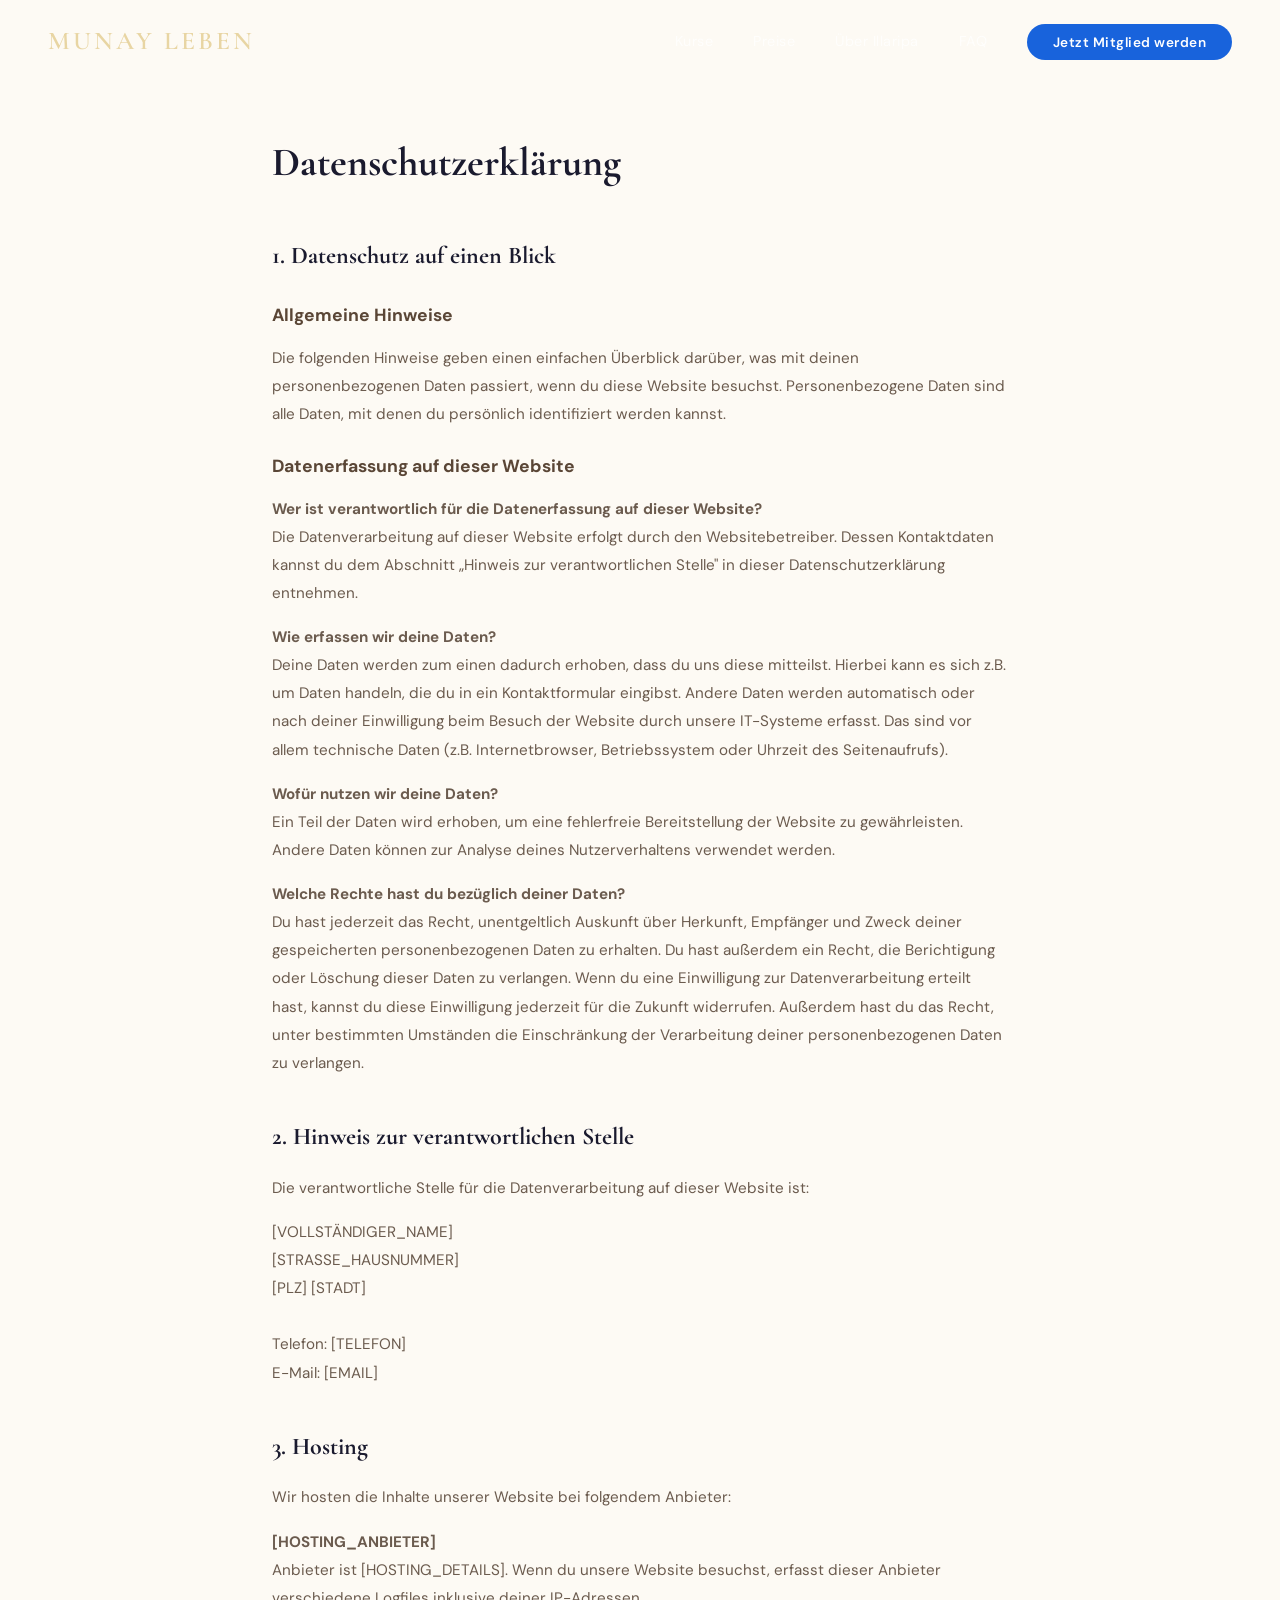
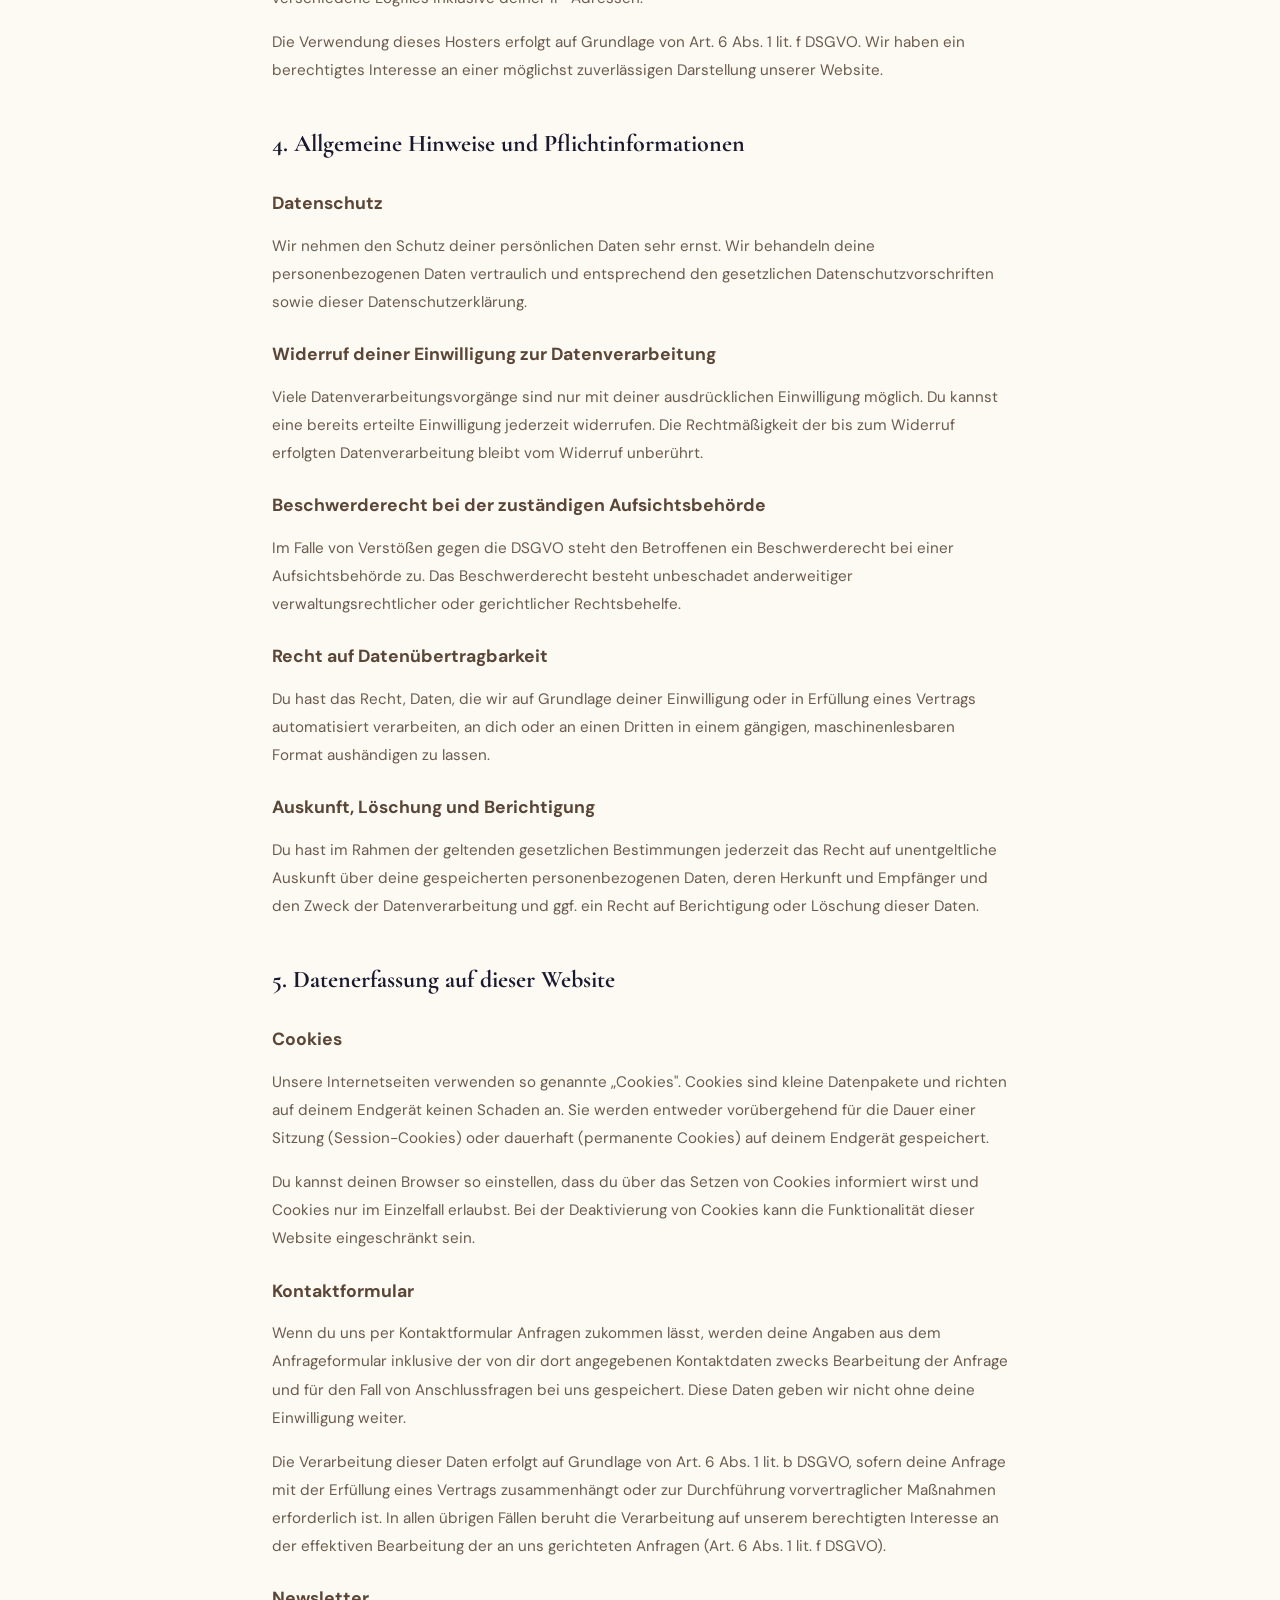
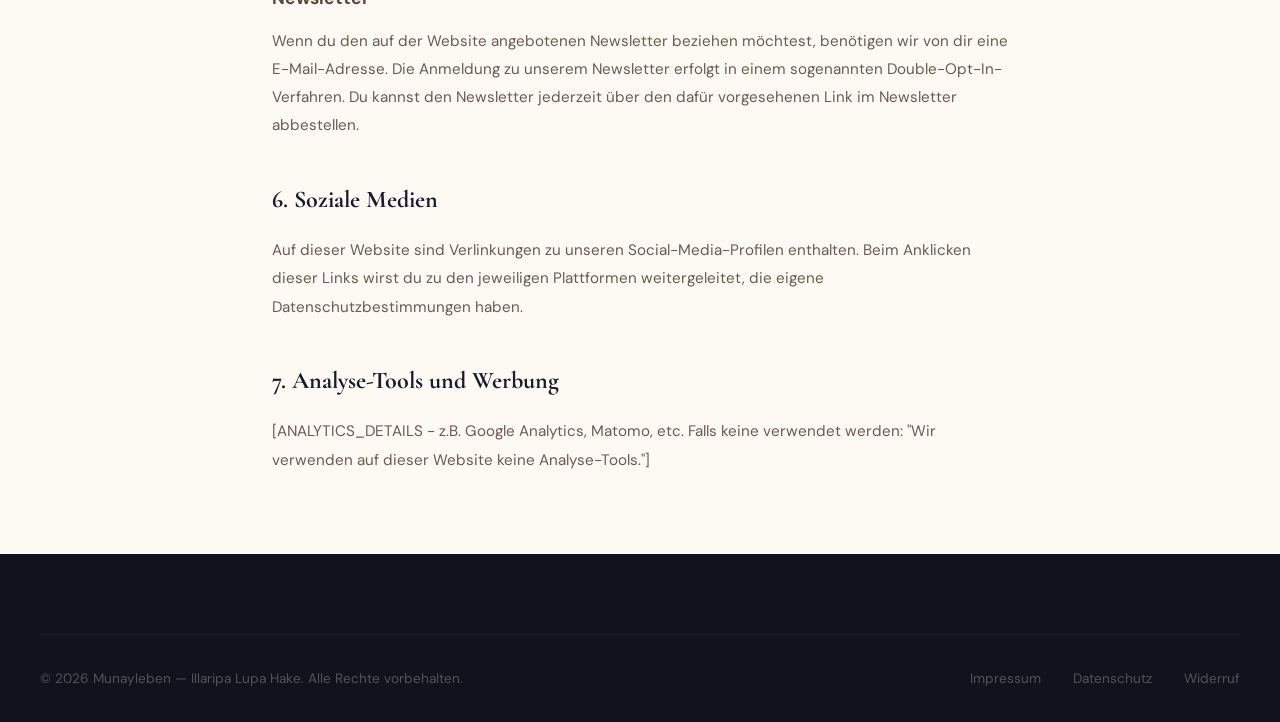
<file: datenschutz.html>
<!DOCTYPE html>
<html lang="de">
<head>
    <meta charset="UTF-8">
    <meta name="viewport" content="width=device-width, initial-scale=1.0">
    <title>Datenschutzerklärung | Munayleben</title>
    <meta name="robots" content="noindex, follow">
    <link rel="preconnect" href="https://fonts.googleapis.com">
    <link rel="preconnect" href="https://fonts.gstatic.com" crossorigin>
    <link href="https://fonts.googleapis.com/css2?family=Cormorant+Garamond:ital,wght@0,400;0,500;0,600;0,700;1,400;1,500&family=DM+Sans:wght@300;400;500;600&display=swap" rel="stylesheet">
    <link rel="stylesheet" href="assets/css/main.css">
</head>
<body>
<nav class="nav scrolled" id="nav">
    <a href="index.html" class="nav-logo">Munay Leben</a>
    <ul class="nav-links" id="navLinks">
        <li><a href="index.html#kurse">Kurse</a></li>
        <li><a href="index.html#preise">Preise</a></li>
        <li><a href="index.html#illaripa">Über Illaripa</a></li>
        <li><a href="index.html#faq">FAQ</a></li>
        <li><a href="index.html#preise" class="nav-cta">Jetzt Mitglied werden</a></li>
    </ul>
    <button class="menu-toggle" id="menuToggle" aria-label="Menü"><span></span><span></span><span></span></button>
</nav>

<main class="legal-content">
<h1>Datenschutzerklärung</h1>

<h2>1. Datenschutz auf einen Blick</h2>

<h3>Allgemeine Hinweise</h3>
<p>Die folgenden Hinweise geben einen einfachen Überblick darüber, was mit deinen personenbezogenen Daten passiert, wenn du diese Website besuchst. Personenbezogene Daten sind alle Daten, mit denen du persönlich identifiziert werden kannst.</p>

<h3>Datenerfassung auf dieser Website</h3>
<p><strong>Wer ist verantwortlich für die Datenerfassung auf dieser Website?</strong><br>
Die Datenverarbeitung auf dieser Website erfolgt durch den Websitebetreiber. Dessen Kontaktdaten kannst du dem Abschnitt „Hinweis zur verantwortlichen Stelle" in dieser Datenschutzerklärung entnehmen.</p>

<p><strong>Wie erfassen wir deine Daten?</strong><br>
Deine Daten werden zum einen dadurch erhoben, dass du uns diese mitteilst. Hierbei kann es sich z.B. um Daten handeln, die du in ein Kontaktformular eingibst. Andere Daten werden automatisch oder nach deiner Einwilligung beim Besuch der Website durch unsere IT-Systeme erfasst. Das sind vor allem technische Daten (z.B. Internetbrowser, Betriebssystem oder Uhrzeit des Seitenaufrufs).</p>

<p><strong>Wofür nutzen wir deine Daten?</strong><br>
Ein Teil der Daten wird erhoben, um eine fehlerfreie Bereitstellung der Website zu gewährleisten. Andere Daten können zur Analyse deines Nutzerverhaltens verwendet werden.</p>

<p><strong>Welche Rechte hast du bezüglich deiner Daten?</strong><br>
Du hast jederzeit das Recht, unentgeltlich Auskunft über Herkunft, Empfänger und Zweck deiner gespeicherten personenbezogenen Daten zu erhalten. Du hast außerdem ein Recht, die Berichtigung oder Löschung dieser Daten zu verlangen. Wenn du eine Einwilligung zur Datenverarbeitung erteilt hast, kannst du diese Einwilligung jederzeit für die Zukunft widerrufen. Außerdem hast du das Recht, unter bestimmten Umständen die Einschränkung der Verarbeitung deiner personenbezogenen Daten zu verlangen.</p>

<h2>2. Hinweis zur verantwortlichen Stelle</h2>
<p>Die verantwortliche Stelle für die Datenverarbeitung auf dieser Website ist:</p>
<p>
[VOLLSTÄNDIGER_NAME]<br>
[STRASSE_HAUSNUMMER]<br>
[PLZ] [STADT]<br>
<br>
Telefon: [TELEFON]<br>
E-Mail: [EMAIL]
</p>

<h2>3. Hosting</h2>
<p>Wir hosten die Inhalte unserer Website bei folgendem Anbieter:</p>
<p><strong>[HOSTING_ANBIETER]</strong><br>
Anbieter ist [HOSTING_DETAILS]. Wenn du unsere Website besuchst, erfasst dieser Anbieter verschiedene Logfiles inklusive deiner IP-Adressen.</p>
<p>Die Verwendung dieses Hosters erfolgt auf Grundlage von Art. 6 Abs. 1 lit. f DSGVO. Wir haben ein berechtigtes Interesse an einer möglichst zuverlässigen Darstellung unserer Website.</p>

<h2>4. Allgemeine Hinweise und Pflichtinformationen</h2>

<h3>Datenschutz</h3>
<p>Wir nehmen den Schutz deiner persönlichen Daten sehr ernst. Wir behandeln deine personenbezogenen Daten vertraulich und entsprechend den gesetzlichen Datenschutzvorschriften sowie dieser Datenschutzerklärung.</p>

<h3>Widerruf deiner Einwilligung zur Datenverarbeitung</h3>
<p>Viele Datenverarbeitungsvorgänge sind nur mit deiner ausdrücklichen Einwilligung möglich. Du kannst eine bereits erteilte Einwilligung jederzeit widerrufen. Die Rechtmäßigkeit der bis zum Widerruf erfolgten Datenverarbeitung bleibt vom Widerruf unberührt.</p>

<h3>Beschwerderecht bei der zuständigen Aufsichtsbehörde</h3>
<p>Im Falle von Verstößen gegen die DSGVO steht den Betroffenen ein Beschwerderecht bei einer Aufsichtsbehörde zu. Das Beschwerderecht besteht unbeschadet anderweitiger verwaltungsrechtlicher oder gerichtlicher Rechtsbehelfe.</p>

<h3>Recht auf Datenübertragbarkeit</h3>
<p>Du hast das Recht, Daten, die wir auf Grundlage deiner Einwilligung oder in Erfüllung eines Vertrags automatisiert verarbeiten, an dich oder an einen Dritten in einem gängigen, maschinenlesbaren Format aushändigen zu lassen.</p>

<h3>Auskunft, Löschung und Berichtigung</h3>
<p>Du hast im Rahmen der geltenden gesetzlichen Bestimmungen jederzeit das Recht auf unentgeltliche Auskunft über deine gespeicherten personenbezogenen Daten, deren Herkunft und Empfänger und den Zweck der Datenverarbeitung und ggf. ein Recht auf Berichtigung oder Löschung dieser Daten.</p>

<h2>5. Datenerfassung auf dieser Website</h2>

<h3>Cookies</h3>
<p>Unsere Internetseiten verwenden so genannte „Cookies". Cookies sind kleine Datenpakete und richten auf deinem Endgerät keinen Schaden an. Sie werden entweder vorübergehend für die Dauer einer Sitzung (Session-Cookies) oder dauerhaft (permanente Cookies) auf deinem Endgerät gespeichert.</p>
<p>Du kannst deinen Browser so einstellen, dass du über das Setzen von Cookies informiert wirst und Cookies nur im Einzelfall erlaubst. Bei der Deaktivierung von Cookies kann die Funktionalität dieser Website eingeschränkt sein.</p>

<h3>Kontaktformular</h3>
<p>Wenn du uns per Kontaktformular Anfragen zukommen lässt, werden deine Angaben aus dem Anfrageformular inklusive der von dir dort angegebenen Kontaktdaten zwecks Bearbeitung der Anfrage und für den Fall von Anschlussfragen bei uns gespeichert. Diese Daten geben wir nicht ohne deine Einwilligung weiter.</p>
<p>Die Verarbeitung dieser Daten erfolgt auf Grundlage von Art. 6 Abs. 1 lit. b DSGVO, sofern deine Anfrage mit der Erfüllung eines Vertrags zusammenhängt oder zur Durchführung vorvertraglicher Maßnahmen erforderlich ist. In allen übrigen Fällen beruht die Verarbeitung auf unserem berechtigten Interesse an der effektiven Bearbeitung der an uns gerichteten Anfragen (Art. 6 Abs. 1 lit. f DSGVO).</p>

<h3>Newsletter</h3>
<p>Wenn du den auf der Website angebotenen Newsletter beziehen möchtest, benötigen wir von dir eine E-Mail-Adresse. Die Anmeldung zu unserem Newsletter erfolgt in einem sogenannten Double-Opt-In-Verfahren. Du kannst den Newsletter jederzeit über den dafür vorgesehenen Link im Newsletter abbestellen.</p>

<h2>6. Soziale Medien</h2>
<p>Auf dieser Website sind Verlinkungen zu unseren Social-Media-Profilen enthalten. Beim Anklicken dieser Links wirst du zu den jeweiligen Plattformen weitergeleitet, die eigene Datenschutzbestimmungen haben.</p>

<h2>7. Analyse-Tools und Werbung</h2>
<p>[ANALYTICS_DETAILS - z.B. Google Analytics, Matomo, etc. Falls keine verwendet werden: "Wir verwenden auf dieser Website keine Analyse-Tools."]</p>
</main>

<footer class="footer">
    <div class="container">
        <div class="footer-bottom">
            <p>&copy; 2026 Munayleben — Illaripa Lupa Hake. Alle Rechte vorbehalten.</p>
            <div class="footer-legal">
                <a href="impressum.html">Impressum</a>
                <a href="datenschutz.html">Datenschutz</a>
                <a href="widerruf.html">Widerruf</a>
            </div>
        </div>
    </div>
</footer>
<script src="assets/js/main.js"></script>
</body>
</html>
</file>
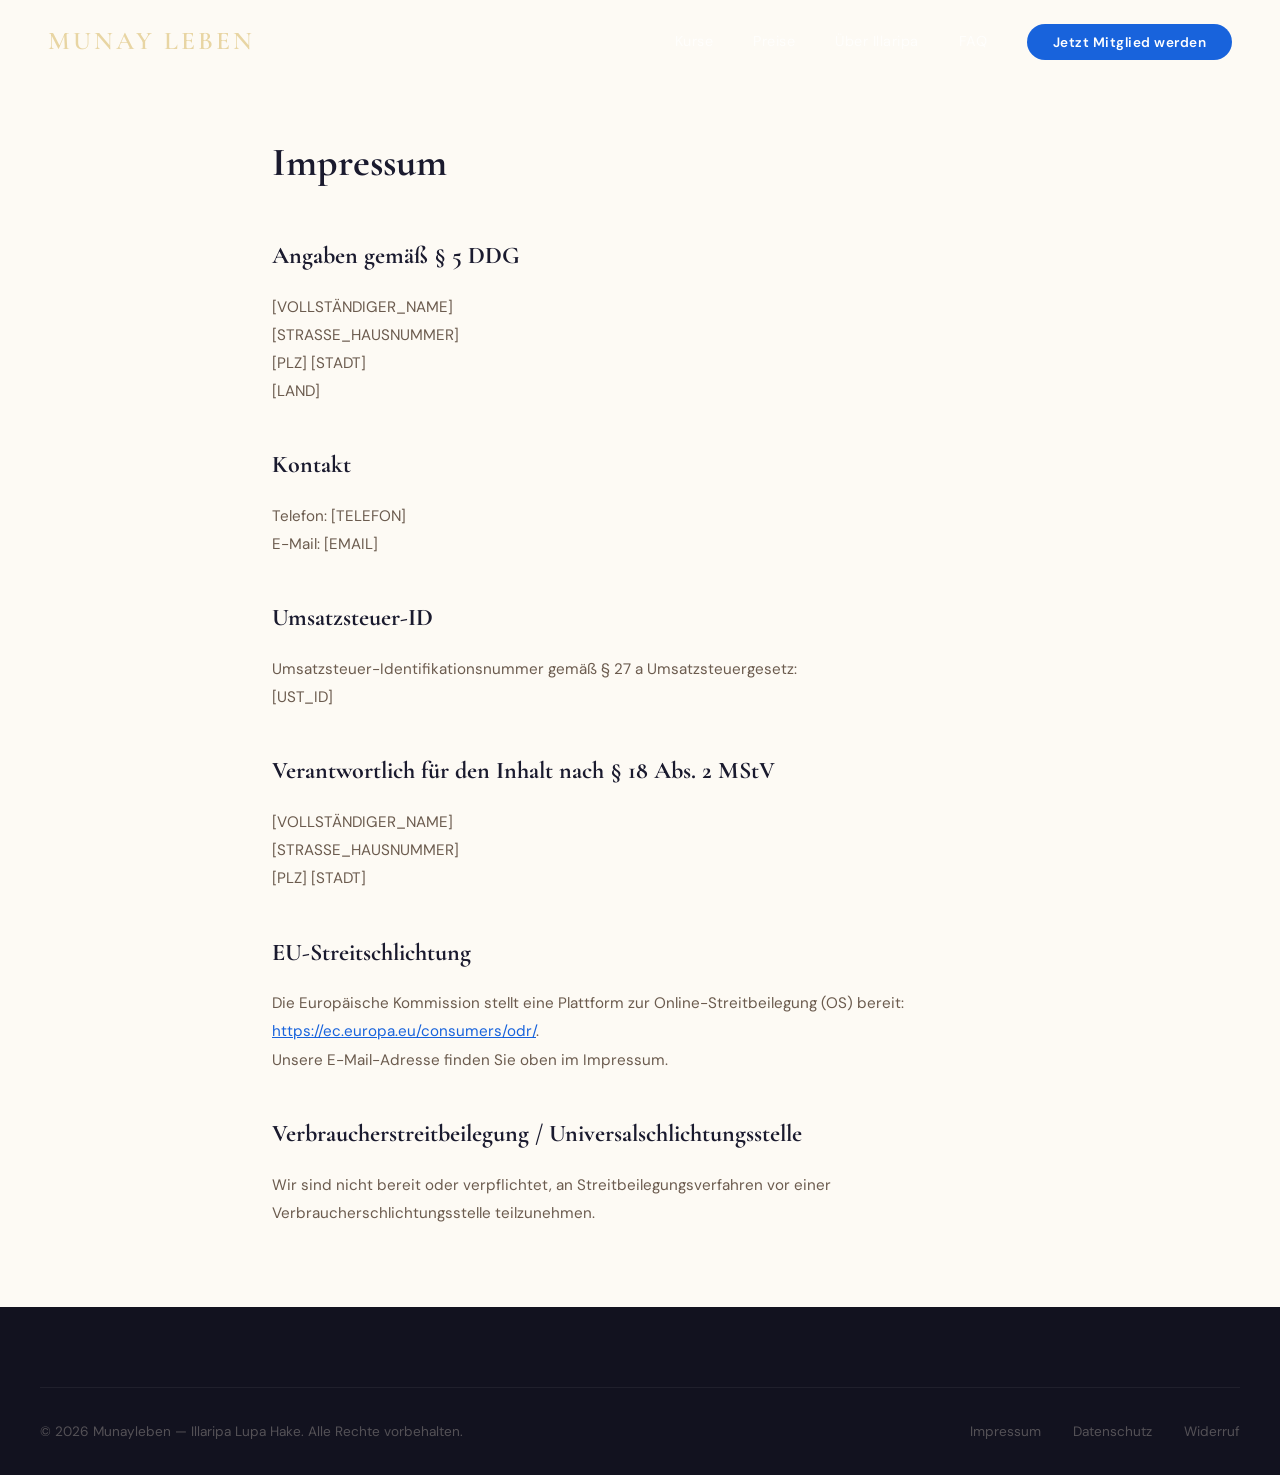
<file: impressum.html>
<!DOCTYPE html>
<html lang="de">
<head>
    <meta charset="UTF-8">
    <meta name="viewport" content="width=device-width, initial-scale=1.0">
    <title>Impressum | Munayleben</title>
    <meta name="robots" content="noindex, follow">
    <link rel="preconnect" href="https://fonts.googleapis.com">
    <link rel="preconnect" href="https://fonts.gstatic.com" crossorigin>
    <link href="https://fonts.googleapis.com/css2?family=Cormorant+Garamond:ital,wght@0,400;0,500;0,600;0,700;1,400;1,500&family=DM+Sans:wght@300;400;500;600&display=swap" rel="stylesheet">
    <link rel="stylesheet" href="assets/css/main.css">
</head>
<body>
<nav class="nav scrolled" id="nav">
    <a href="index.html" class="nav-logo">Munay Leben</a>
    <ul class="nav-links" id="navLinks">
        <li><a href="index.html#kurse">Kurse</a></li>
        <li><a href="index.html#preise">Preise</a></li>
        <li><a href="index.html#illaripa">Über Illaripa</a></li>
        <li><a href="index.html#faq">FAQ</a></li>
        <li><a href="index.html#preise" class="nav-cta">Jetzt Mitglied werden</a></li>
    </ul>
    <button class="menu-toggle" id="menuToggle" aria-label="Menü"><span></span><span></span><span></span></button>
</nav>

<main class="legal-content">
<h1>Impressum</h1>

<h2>Angaben gemäß § 5 DDG</h2>
<p>
[VOLLSTÄNDIGER_NAME]<br>
[STRASSE_HAUSNUMMER]<br>
[PLZ] [STADT]<br>
[LAND]
</p>

<h2>Kontakt</h2>
<p>
Telefon: [TELEFON]<br>
E-Mail: [EMAIL]
</p>

<h2>Umsatzsteuer-ID</h2>
<p>Umsatzsteuer-Identifikationsnummer gemäß § 27 a Umsatzsteuergesetz:<br>
[UST_ID]</p>

<h2>Verantwortlich für den Inhalt nach § 18 Abs. 2 MStV</h2>
<p>
[VOLLSTÄNDIGER_NAME]<br>
[STRASSE_HAUSNUMMER]<br>
[PLZ] [STADT]
</p>

<h2>EU-Streitschlichtung</h2>
<p>Die Europäische Kommission stellt eine Plattform zur Online-Streitbeilegung (OS) bereit: <a href="https://ec.europa.eu/consumers/odr/" target="_blank" rel="noopener noreferrer">https://ec.europa.eu/consumers/odr/</a>.<br>
Unsere E-Mail-Adresse finden Sie oben im Impressum.</p>

<h2>Verbraucherstreitbeilegung / Universalschlichtungsstelle</h2>
<p>Wir sind nicht bereit oder verpflichtet, an Streitbeilegungsverfahren vor einer Verbraucherschlichtungsstelle teilzunehmen.</p>
</main>

<footer class="footer">
    <div class="container">
        <div class="footer-bottom">
            <p>&copy; 2026 Munayleben — Illaripa Lupa Hake. Alle Rechte vorbehalten.</p>
            <div class="footer-legal">
                <a href="impressum.html">Impressum</a>
                <a href="datenschutz.html">Datenschutz</a>
                <a href="widerruf.html">Widerruf</a>
            </div>
        </div>
    </div>
</footer>
<script src="assets/js/main.js"></script>
</body>
</html>
</file>
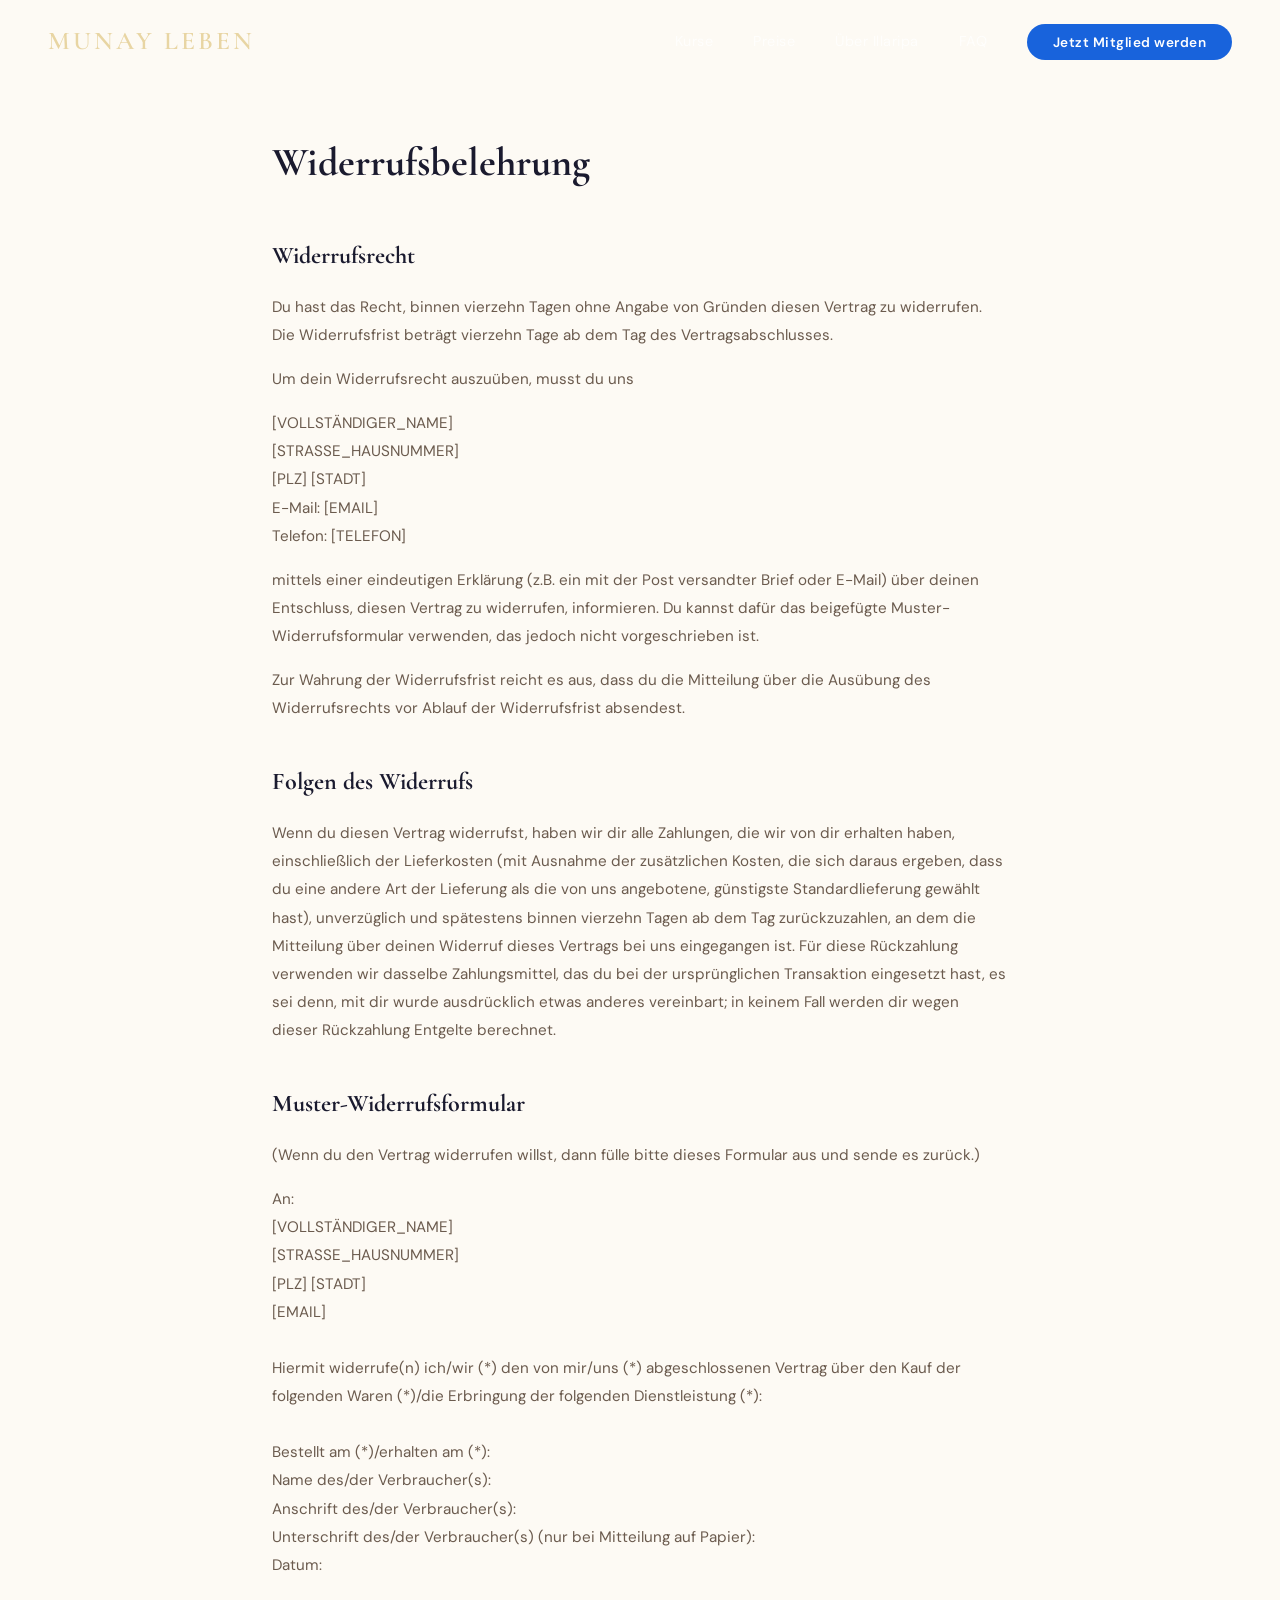
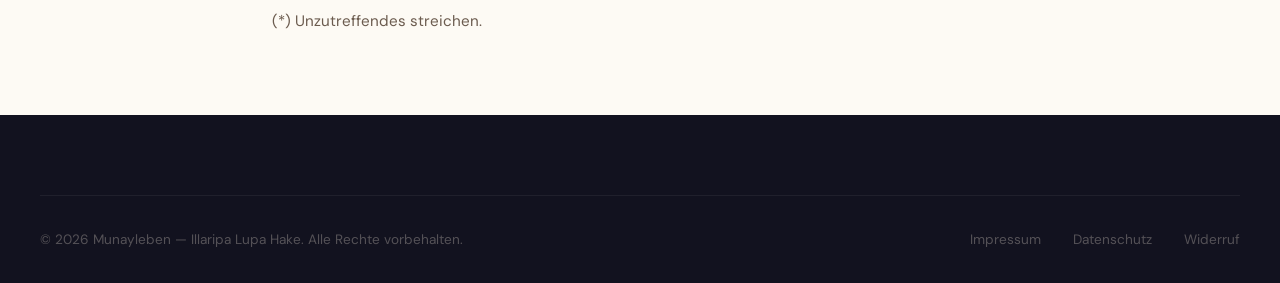
<file: widerruf.html>
<!DOCTYPE html>
<html lang="de">
<head>
    <meta charset="UTF-8">
    <meta name="viewport" content="width=device-width, initial-scale=1.0">
    <title>Widerrufsbelehrung | Munayleben</title>
    <meta name="robots" content="noindex, follow">
    <link rel="preconnect" href="https://fonts.googleapis.com">
    <link rel="preconnect" href="https://fonts.gstatic.com" crossorigin>
    <link href="https://fonts.googleapis.com/css2?family=Cormorant+Garamond:ital,wght@0,400;0,500;0,600;0,700;1,400;1,500&family=DM+Sans:wght@300;400;500;600&display=swap" rel="stylesheet">
    <link rel="stylesheet" href="assets/css/main.css">
</head>
<body>
<nav class="nav scrolled" id="nav">
    <a href="index.html" class="nav-logo">Munay Leben</a>
    <ul class="nav-links" id="navLinks">
        <li><a href="index.html#kurse">Kurse</a></li>
        <li><a href="index.html#preise">Preise</a></li>
        <li><a href="index.html#illaripa">Über Illaripa</a></li>
        <li><a href="index.html#faq">FAQ</a></li>
        <li><a href="index.html#preise" class="nav-cta">Jetzt Mitglied werden</a></li>
    </ul>
    <button class="menu-toggle" id="menuToggle" aria-label="Menü"><span></span><span></span><span></span></button>
</nav>

<main class="legal-content">
<h1>Widerrufsbelehrung</h1>

<h2>Widerrufsrecht</h2>
<p>Du hast das Recht, binnen vierzehn Tagen ohne Angabe von Gründen diesen Vertrag zu widerrufen. Die Widerrufsfrist beträgt vierzehn Tage ab dem Tag des Vertragsabschlusses.</p>

<p>Um dein Widerrufsrecht auszuüben, musst du uns</p>

<p>
[VOLLSTÄNDIGER_NAME]<br>
[STRASSE_HAUSNUMMER]<br>
[PLZ] [STADT]<br>
E-Mail: [EMAIL]<br>
Telefon: [TELEFON]
</p>

<p>mittels einer eindeutigen Erklärung (z.B. ein mit der Post versandter Brief oder E-Mail) über deinen Entschluss, diesen Vertrag zu widerrufen, informieren. Du kannst dafür das beigefügte Muster-Widerrufsformular verwenden, das jedoch nicht vorgeschrieben ist.</p>

<p>Zur Wahrung der Widerrufsfrist reicht es aus, dass du die Mitteilung über die Ausübung des Widerrufsrechts vor Ablauf der Widerrufsfrist absendest.</p>

<h2>Folgen des Widerrufs</h2>
<p>Wenn du diesen Vertrag widerrufst, haben wir dir alle Zahlungen, die wir von dir erhalten haben, einschließlich der Lieferkosten (mit Ausnahme der zusätzlichen Kosten, die sich daraus ergeben, dass du eine andere Art der Lieferung als die von uns angebotene, günstigste Standardlieferung gewählt hast), unverzüglich und spätestens binnen vierzehn Tagen ab dem Tag zurückzuzahlen, an dem die Mitteilung über deinen Widerruf dieses Vertrags bei uns eingegangen ist. Für diese Rückzahlung verwenden wir dasselbe Zahlungsmittel, das du bei der ursprünglichen Transaktion eingesetzt hast, es sei denn, mit dir wurde ausdrücklich etwas anderes vereinbart; in keinem Fall werden dir wegen dieser Rückzahlung Entgelte berechnet.</p>

<h2>Muster-Widerrufsformular</h2>
<p>(Wenn du den Vertrag widerrufen willst, dann fülle bitte dieses Formular aus und sende es zurück.)</p>
<p>
An:<br>
[VOLLSTÄNDIGER_NAME]<br>
[STRASSE_HAUSNUMMER]<br>
[PLZ] [STADT]<br>
[EMAIL]<br>
<br>
Hiermit widerrufe(n) ich/wir (*) den von mir/uns (*) abgeschlossenen Vertrag über den Kauf der folgenden Waren (*)/die Erbringung der folgenden Dienstleistung (*):<br>
<br>
Bestellt am (*)/erhalten am (*):<br>
Name des/der Verbraucher(s):<br>
Anschrift des/der Verbraucher(s):<br>
Unterschrift des/der Verbraucher(s) (nur bei Mitteilung auf Papier):<br>
Datum:<br>
<br>
(*) Unzutreffendes streichen.
</p>
</main>

<footer class="footer">
    <div class="container">
        <div class="footer-bottom">
            <p>&copy; 2026 Munayleben — Illaripa Lupa Hake. Alle Rechte vorbehalten.</p>
            <div class="footer-legal">
                <a href="impressum.html">Impressum</a>
                <a href="datenschutz.html">Datenschutz</a>
                <a href="widerruf.html">Widerruf</a>
            </div>
        </div>
    </div>
</footer>
<script src="assets/js/main.js"></script>
</body>
</html>
</file>
<file: assets/css/main.css>
*, *::before, *::after { margin: 0; padding: 0; box-sizing: border-box; }

:root {
    --blue: #1863DC;
    --blue-dark: #1350B0;
    --blue-light: #4A8AEF;
    --gold: #C4993B;
    --gold-light: #D4A843;
    --gold-pale: #E8D5A3;
    --gold-dark: #9A7520;
    --terracotta: #B85C38;
    --dark: #1A1A2E;
    --dark-deep: #12121F;
    --light: #FDFAF4;
    --sand: #F0E6D6;
    --sand-light: #F8F3EB;
    --text: #2C1E14;
    --text-mid: #5A4636;
    --text-light: #6B5B4E;
    --white: #FFFFFF;
    --forest: #2D4A3E;
}

html { scroll-behavior: smooth; }

body {
    font-family: 'DM Sans', -apple-system, sans-serif;
    color: var(--text);
    background: var(--light);
    line-height: 1.7;
    overflow-x: hidden;
    -webkit-font-smoothing: antialiased;
}

/* ── ANDEAN TEXTILE DECORATIONS ── */
.andean-corner {
    position: absolute;
    pointer-events: none;
    z-index: 1;
}

.andean-tl {
    top: 0;
    left: 0;
}

.andean-br {
    bottom: 0;
    right: 0;
}

/* Andean stripe border — repeating zigzag pattern */
.andean-stripe {
    position: relative;
}

.andean-stripe::before {
    content: '';
    position: absolute;
    top: 0;
    left: 0;
    right: 0;
    height: 4px;
    z-index: 2;
    background:
        linear-gradient(135deg, #C4993B 25%, transparent 25%) -10px 0,
        linear-gradient(225deg, #C4993B 25%, transparent 25%) -10px 0,
        linear-gradient(315deg, #B85C38 25%, transparent 25%),
        linear-gradient(45deg, #B85C38 25%, transparent 25%);
    background-size: 20px 4px;
    background-repeat: repeat-x;
    opacity: 0.35;
}

.andean-stripe-bottom::after {
    content: '';
    position: absolute;
    bottom: 0;
    left: 0;
    right: 0;
    height: 4px;
    z-index: 2;
    background:
        linear-gradient(135deg, #1863DC 25%, transparent 25%) -10px 0,
        linear-gradient(225deg, #1863DC 25%, transparent 25%) -10px 0,
        linear-gradient(315deg, #C4993B 25%, transparent 25%),
        linear-gradient(45deg, #C4993B 25%, transparent 25%);
    background-size: 20px 4px;
    background-repeat: repeat-x;
    opacity: 0.3;
}

.icon {
    display: inline-flex;
    align-items: center;
    justify-content: center;
    flex-shrink: 0;
}

.icon svg {
    width: 1em;
    height: 1em;
    stroke: currentColor;
    stroke-width: 1.8;
    stroke-linecap: round;
    stroke-linejoin: round;
    fill: none;
}

/* ── NAV ── */
.nav {
    position: fixed;
    top: 0;
    left: 0;
    right: 0;
    z-index: 1000;
    padding: 1.2rem 3rem;
    display: flex;
    justify-content: space-between;
    align-items: center;
    transition: all 0.5s cubic-bezier(0.16, 1, 0.3, 1);
}

.nav.scrolled {
    background: rgba(26, 26, 46, 0.95);
    backdrop-filter: blur(24px);
    -webkit-backdrop-filter: blur(24px);
    padding: 0.8rem 3rem;
    box-shadow: 0 8px 40px rgba(0,0,0,0.3);
}

.nav-logo {
    font-family: 'Cormorant Garamond', serif;
    font-size: 1.6rem;
    font-weight: 600;
    color: var(--gold-pale);
    text-decoration: none;
    letter-spacing: 3px;
    text-transform: uppercase;
}

.nav-links {
    display: flex;
    gap: 2.5rem;
    align-items: center;
    list-style: none;
}

.nav-links a {
    color: rgba(255,255,255,0.75);
    text-decoration: none;
    font-size: 0.9rem;
    font-weight: 400;
    letter-spacing: 0.5px;
    transition: color 0.3s;
}

.nav-links a:hover { color: var(--gold-light); }

.nav-cta {
    background: var(--blue) !important;
    color: var(--white) !important;
    padding: 0.6rem 1.6rem !important;
    border-radius: 50px !important;
    font-weight: 600 !important;
    font-size: 0.85rem !important;
    transition: all 0.4s !important;
}

.nav-cta:hover {
    background: var(--blue-dark) !important;
    transform: translateY(-2px);
    box-shadow: 0 8px 25px rgba(24, 99, 220, 0.4);
}

.menu-toggle {
    display: none;
    flex-direction: column;
    gap: 6px;
    cursor: pointer;
    background: none;
    border: none;
    padding: 5px;
}

.menu-toggle span {
    width: 28px;
    height: 1.5px;
    background: var(--gold-pale);
    transition: all 0.3s;
}

/* ── HERO ── */
.hero {
    position: relative;
    min-height: 100vh;
    display: flex;
    align-items: center;
    justify-content: center;
    text-align: center;
    overflow: hidden;
}

.hero-bg {
    position: absolute;
    inset: 0;
    background: url('https://images.unsplash.com/photo-1526392060635-9d6019884377?w=1920&q=85') center/cover no-repeat;
    transform: scale(1.08);
    animation: heroZoom 25s ease-in-out infinite alternate;
}

.hero-bg::after {
    content: '';
    position: absolute;
    inset: 0;
    background:
        linear-gradient(180deg,
            rgba(26, 26, 46, 0.5) 0%,
            rgba(26, 26, 46, 0.35) 40%,
            rgba(26, 26, 46, 0.65) 70%,
            rgba(26, 26, 46, 0.92) 100%
        );
}

@keyframes heroZoom {
    from { transform: scale(1.08); }
    to { transform: scale(1.18); }
}

.hero-content {
    position: relative;
    z-index: 2;
    max-width: 850px;
    padding: 2rem;
}

.hero-badge {
    display: inline-flex;
    align-items: center;
    gap: 0.6rem;
    border: 1px solid rgba(196, 153, 59, 0.35);
    padding: 0.55rem 1.5rem;
    color: var(--gold-pale);
    font-size: 0.88rem;
    font-weight: 500;
    letter-spacing: 2px;
    text-transform: uppercase;
    margin-bottom: 2.5rem;
    border-radius: 50px;
    backdrop-filter: blur(10px);
}

.hero-badge .icon { font-size: 0.95rem; }

.hero h1 {
    font-family: 'Cormorant Garamond', serif;
    font-size: clamp(2.8rem, 7vw, 5.5rem);
    font-weight: 400;
    color: var(--white);
    line-height: 1.08;
    margin-bottom: 1.8rem;
    letter-spacing: -0.5px;
}

.hero h1 em {
    font-style: italic;
    color: var(--gold-pale);
}

.hero-sub {
    font-size: clamp(1rem, 2vw, 1.15rem);
    color: rgba(255,255,255,0.7);
    max-width: 600px;
    margin: 0 auto 3rem;
    font-weight: 300;
    line-height: 1.9;
}

.hero-buttons {
    display: flex;
    gap: 1.2rem;
    justify-content: center;
    flex-wrap: wrap;
}

.btn-primary {
    display: inline-flex;
    align-items: center;
    gap: 0.6rem;
    background: var(--blue);
    color: var(--white);
    padding: 1rem 2.5rem;
    border-radius: 50px;
    font-size: 0.88rem;
    font-weight: 600;
    text-decoration: none;
    border: none;
    cursor: pointer;
    transition: all 0.4s cubic-bezier(0.16, 1, 0.3, 1);
    letter-spacing: 0.5px;
}

.btn-primary:hover {
    background: var(--blue-dark);
    transform: translateY(-3px);
    box-shadow: 0 12px 35px rgba(24, 99, 220, 0.4);
}

.btn-primary .icon { font-size: 1.1rem; }

.btn-ghost {
    display: inline-flex;
    align-items: center;
    gap: 0.6rem;
    border: 1px solid rgba(255,255,255,0.25);
    color: rgba(255,255,255,0.85);
    padding: 1rem 2.5rem;
    border-radius: 50px;
    font-size: 0.88rem;
    font-weight: 400;
    text-decoration: none;
    transition: all 0.4s;
    letter-spacing: 0.5px;
}

.btn-ghost:hover {
    border-color: rgba(255,255,255,0.6);
    color: var(--white);
    background: rgba(255,255,255,0.08);
}

.hero-stats {
    display: flex;
    justify-content: center;
    gap: 4rem;
    margin-top: 4rem;
    padding-top: 2.5rem;
    border-top: 1px solid rgba(255,255,255,0.1);
}

.hero-stat { text-align: center; }

.hero-stat-num {
    font-family: 'Cormorant Garamond', serif;
    font-size: 2.2rem;
    font-weight: 600;
    color: var(--gold-pale);
}

.hero-stat-label {
    font-size: 0.85rem;
    color: rgba(255,255,255,0.5);
    margin-top: 0.3rem;
    letter-spacing: 0.5px;
}

/* ── SECTIONS ── */
section { padding: 7rem 2rem; }

.container {
    max-width: 1200px;
    margin: 0 auto;
}

.section-tag {
    display: inline-flex;
    align-items: center;
    gap: 0.6rem;
    font-size: 0.85rem;
    font-weight: 600;
    letter-spacing: 2px;
    text-transform: uppercase;
    color: var(--blue);
    margin-bottom: 1.2rem;
}

.section-tag .icon { font-size: 1rem; }

.section-title {
    font-family: 'Cormorant Garamond', serif;
    font-size: clamp(2rem, 4.5vw, 3.2rem);
    font-weight: 400;
    color: var(--dark);
    margin-bottom: 1rem;
    line-height: 1.15;
}

.section-subtitle {
    font-size: 1.05rem;
    color: var(--text-light);
    max-width: 580px;
    line-height: 1.85;
    font-weight: 300;
}

.text-center { text-align: center; }
.text-center .section-subtitle { margin: 0 auto; }

/* ── PROBLEM ── */
.problem {
    background: var(--dark);
    position: relative;
    overflow: hidden;
}

.problem::before {
    content: '';
    position: absolute;
    top: -1px;
    left: 0;
    right: 0;
    height: 150px;
    background: linear-gradient(to bottom, var(--light), transparent);
    z-index: 1;
}

.problem::after {
    content: '';
    position: absolute;
    inset: 0;
    background: radial-gradient(ellipse at 20% 50%, rgba(24, 99, 220, 0.06) 0%, transparent 60%);
}

.problem > .container { position: relative; z-index: 2; }

.problem .section-tag { color: var(--blue-light); }
.problem .section-title { color: var(--sand); font-weight: 500; }
.problem .section-subtitle { color: rgba(240, 230, 214, 0.55); }

.problem-grid {
    display: grid;
    grid-template-columns: repeat(3, 1fr);
    gap: 1.5rem;
    margin-top: 4rem;
}

.problem-card {
    background: rgba(255,255,255,0.04);
    border: 1px solid rgba(255,255,255,0.06);
    border-radius: 20px;
    padding: 2.5rem 2rem;
    transition: all 0.5s cubic-bezier(0.16, 1, 0.3, 1);
    position: relative;
    overflow: hidden;
}

.problem-card::before {
    content: '';
    position: absolute;
    top: 0;
    left: 0;
    right: 0;
    height: 3px;
    background: linear-gradient(90deg, var(--blue), var(--gold));
    transform: scaleX(0);
    transform-origin: left;
    transition: transform 0.5s;
    border-radius: 20px 20px 0 0;
}

.problem-card:hover::before { transform: scaleX(1); }

.problem-card:hover {
    background: rgba(255,255,255,0.07);
    transform: translateY(-4px);
}

.problem-icon {
    font-size: 2rem;
    color: var(--blue-light);
    margin-bottom: 1.5rem;
}

.problem-card h3 {
    font-family: 'Cormorant Garamond', serif;
    font-size: 1.35rem;
    color: var(--sand);
    margin-bottom: 0.8rem;
    font-weight: 500;
}

.problem-card p {
    color: rgba(240, 230, 214, 0.5);
    font-size: 0.92rem;
    line-height: 1.75;
    font-weight: 300;
}

/* ── COURSES ── */
.courses { background: var(--sand-light); position: relative; overflow: hidden; }

.course-list {
    max-width: 800px;
    margin: 4rem auto 0;
}

.course-item {
    display: flex;
    align-items: center;
    gap: 1.2rem;
    padding: 1.2rem 1.5rem;
    background: var(--white);
    border-radius: 16px;
    margin-bottom: 0.6rem;
    border: 1px solid rgba(0,0,0,0.04);
    transition: all 0.4s cubic-bezier(0.16, 1, 0.3, 1);
    cursor: default;
}

.course-item:hover {
    transform: translateX(6px);
    box-shadow: 0 8px 30px rgba(26, 26, 46, 0.08);
    border-color: rgba(24, 99, 220, 0.15);
}

.course-item-icon {
    width: 48px;
    height: 48px;
    border-radius: 14px;
    display: flex;
    align-items: center;
    justify-content: center;
    flex-shrink: 0;
    font-size: 1.2rem;
}

.course-item:nth-child(1) .course-item-icon { background: rgba(24, 99, 220, 0.1); color: #1863DC; }
.course-item:nth-child(2) .course-item-icon { background: rgba(184, 92, 56, 0.1); color: #B85C38; }
.course-item:nth-child(3) .course-item-icon { background: rgba(26, 26, 46, 0.08); color: #1A1A2E; }
.course-item:nth-child(4) .course-item-icon { background: rgba(45, 74, 62, 0.1); color: #2D4A3E; }
.course-item:nth-child(5) .course-item-icon { background: rgba(196, 153, 59, 0.12); color: #C4993B; }
.course-item:nth-child(6) .course-item-icon { background: rgba(24, 99, 220, 0.1); color: #1863DC; }
.course-item:nth-child(7) .course-item-icon { background: rgba(24, 99, 220, 0.08); color: #4A8AEF; }
.course-item:nth-child(8) .course-item-icon { background: rgba(184, 92, 56, 0.1); color: #B85C38; }
.course-item:nth-child(9) .course-item-icon { background: rgba(196, 153, 59, 0.1); color: #C4993B; }
.course-item:nth-child(10) .course-item-icon { background: rgba(196, 153, 59, 0.12); color: #9A7520; }
.course-item:nth-child(11) .course-item-icon { background: rgba(24, 99, 220, 0.1); color: #1863DC; }
.course-item:nth-child(12) .course-item-icon { background: rgba(45, 74, 62, 0.1); color: #2D4A3E; }
.course-item:nth-child(13) .course-item-icon { background: rgba(74, 50, 40, 0.08); color: #4A3228; }
.course-item:nth-child(14) .course-item-icon { background: rgba(45, 74, 62, 0.1); color: #2D4A3E; }

.course-item-icon svg {
    width: 1.2em;
    height: 1.2em;
    stroke: currentColor;
    stroke-width: 1.8;
    stroke-linecap: round;
    stroke-linejoin: round;
    fill: none;
}

.course-item-content {
    flex: 1;
    min-width: 0;
}

.course-item-content h3 {
    font-family: 'Cormorant Garamond', serif;
    font-size: 1.15rem;
    color: var(--dark);
    font-weight: 600;
    line-height: 1.3;
    margin-bottom: 0.15rem;
}

.course-item-content p {
    color: var(--text-light);
    font-size: 0.88rem;
    font-weight: 300;
    line-height: 1.4;
}

.course-item-badge {
    font-size: 0.68rem;
    font-weight: 700;
    padding: 0.25rem 0.8rem;
    border-radius: 50px;
    letter-spacing: 1px;
    text-transform: uppercase;
    flex-shrink: 0;
}

.course-item-badge.live { background: var(--terracotta); color: var(--white); }
.course-item-badge.free { background: var(--forest); color: var(--white); }

.course-more {
    text-align: center;
    padding: 1.5rem 0 0.5rem;
}

.course-more-text {
    font-family: 'Cormorant Garamond', serif;
    font-size: 1.3rem;
    color: var(--text-light);
    font-style: italic;
    font-weight: 500;
}

.course-teaser {
    max-width: 800px;
    margin: 2.5rem auto 0;
    text-align: center;
}

.course-teaser-title {
    font-family: 'Cormorant Garamond', serif;
    font-size: 1.5rem;
    color: var(--dark);
    font-weight: 500;
    margin-bottom: 1.5rem;
}

.course-teaser-tags {
    display: flex;
    flex-wrap: wrap;
    justify-content: center;
    gap: 0.6rem;
}

.course-teaser-tags span {
    background: var(--white);
    border: 1px solid rgba(24, 99, 220, 0.12);
    color: var(--text-mid);
    padding: 0.5rem 1.2rem;
    border-radius: 50px;
    font-size: 0.88rem;
    font-weight: 400;
    transition: all 0.3s;
}

.course-teaser-tags span:hover {
    border-color: var(--blue);
    color: var(--blue);
    background: rgba(24, 99, 220, 0.04);
}

.course-teaser-tags span:last-child {
    background: rgba(24, 99, 220, 0.08);
    border-color: rgba(24, 99, 220, 0.2);
    color: var(--blue);
    font-weight: 500;
}

.course-note {
    text-align: center;
    margin-top: 2rem;
    color: var(--text-light);
    font-size: 0.95rem;
    font-style: italic;
}

.course-cta-wrapper {
    text-align: center;
    margin-top: 2.5rem;
}

.btn-highlight {
    display: inline-flex;
    align-items: center;
    gap: 0.6rem;
    background: linear-gradient(135deg, var(--blue), var(--blue-dark));
    color: var(--white);
    padding: 1.1rem 3rem;
    border-radius: 50px;
    font-size: 1rem;
    font-weight: 600;
    text-decoration: none;
    border: none;
    cursor: pointer;
    transition: all 0.4s cubic-bezier(0.16, 1, 0.3, 1);
    letter-spacing: 0.5px;
    box-shadow: 0 8px 30px rgba(24, 99, 220, 0.3);
}

.btn-highlight:hover {
    transform: translateY(-3px);
    box-shadow: 0 14px 40px rgba(24, 99, 220, 0.45);
}

.btn-highlight .icon { font-size: 1.1rem; }

/* ── LEAD MAGNET ── */
.lead-magnet {
    background: var(--light);
    padding: 5rem 2rem;
}

.lead-magnet-card {
    max-width: 900px;
    margin: 0 auto;
    background:
        linear-gradient(135deg,
            rgba(196, 153, 59, 0.08) 0%,
            rgba(240, 230, 214, 0.6) 30%,
            rgba(253, 250, 244, 0.95) 60%,
            rgba(196, 153, 59, 0.05) 100%
        );
    border: 1px solid rgba(196, 153, 59, 0.2);
    border-radius: 24px;
    overflow: hidden;
    position: relative;
    display: grid;
    grid-template-columns: 1.3fr 0.7fr;
    box-shadow:
        0 20px 60px rgba(74, 50, 40, 0.06),
        inset 0 1px 0 rgba(255, 255, 255, 0.8);
}

.lead-magnet-card::before {
    content: '';
    position: absolute;
    top: -50%;
    right: -20%;
    width: 500px;
    height: 500px;
    border-radius: 50%;
    background: radial-gradient(circle, rgba(196, 153, 59, 0.12) 0%, transparent 70%);
    pointer-events: none;
    animation: warmGlow 8s ease-in-out infinite alternate;
}

.lead-magnet-card::after {
    content: '';
    position: absolute;
    bottom: -30%;
    left: -10%;
    width: 350px;
    height: 350px;
    border-radius: 50%;
    background: radial-gradient(circle, rgba(184, 92, 56, 0.06) 0%, transparent 70%);
    pointer-events: none;
    animation: warmGlow 10s ease-in-out infinite alternate-reverse;
}

@keyframes warmGlow {
    0% { transform: scale(1); opacity: 0.7; }
    100% { transform: scale(1.15); opacity: 1; }
}

.lead-magnet-content {
    padding: 3.5rem;
    position: relative;
    z-index: 1;
}

.lead-magnet-badge {
    display: inline-flex;
    align-items: center;
    gap: 0.4rem;
    background: rgba(45, 74, 62, 0.12);
    color: var(--forest);
    font-size: 0.85rem;
    font-weight: 700;
    padding: 0.45rem 1.3rem;
    border-radius: 50px;
    letter-spacing: 1.5px;
    text-transform: uppercase;
    margin-bottom: 1.5rem;
    border: 1px solid rgba(45, 74, 62, 0.18);
}

.lead-magnet-content h2 {
    font-family: 'Cormorant Garamond', serif;
    font-size: 2.5rem;
    color: var(--dark);
    font-weight: 600;
    line-height: 1.15;
    margin-bottom: 1.2rem;
}

.lead-magnet-content h2 em {
    font-style: italic;
    color: var(--gold-dark);
}

.lead-magnet-content > p {
    color: var(--text-mid);
    font-size: 1.05rem;
    line-height: 1.8;
    margin-bottom: 1.5rem;
    font-weight: 400;
}

.lead-magnet-benefits {
    list-style: none;
    margin-bottom: 2rem;
}

.lead-magnet-benefits li {
    display: flex;
    align-items: center;
    gap: 0.7rem;
    padding: 0.5rem 0;
    color: var(--text);
    font-size: 1rem;
    font-weight: 400;
}

.lead-magnet-benefits .icon {
    font-size: 0.85rem;
    color: var(--forest);
    background: rgba(45, 74, 62, 0.1);
    padding: 5px;
    border-radius: 50%;
    border: 1px solid rgba(45, 74, 62, 0.12);
}

.btn-lead {
    display: inline-flex;
    align-items: center;
    gap: 0.7rem;
    background: linear-gradient(135deg, var(--gold), var(--gold-dark));
    color: var(--white);
    padding: 1.15rem 3rem;
    border-radius: 50px;
    font-size: 1.05rem;
    font-weight: 700;
    text-decoration: none;
    border: none;
    cursor: pointer;
    transition: all 0.4s cubic-bezier(0.16, 1, 0.3, 1);
    box-shadow: 0 8px 25px rgba(196, 153, 59, 0.3);
    letter-spacing: 0.3px;
}

.btn-lead:hover {
    transform: translateY(-3px);
    box-shadow: 0 12px 35px rgba(196, 153, 59, 0.4);
    background: linear-gradient(135deg, var(--gold-dark), #7A5A10);
}

.btn-lead .icon { font-size: 1.1rem; }

.lead-magnet-hint {
    color: var(--text-light);
    font-size: 0.88rem;
    margin-top: 1rem;
    font-weight: 300;
    font-style: italic;
}

.lead-magnet-visual {
    position: relative;
    display: flex;
    align-items: center;
    justify-content: center;
    overflow: hidden;
    z-index: 1;
}

.lead-magnet-illustration {
    width: 100%;
    max-width: 320px;
    height: auto;
    opacity: 0.9;
}

.lead-magnet-illustration circle[r="35"] {
    animation: lineGlow 5s ease-in-out infinite;
}

@keyframes lineGlow {
    0%, 100% { opacity: 0.4; }
    50% { opacity: 0.65; }
}

@media (max-width: 768px) {
    .lead-magnet-card { grid-template-columns: 1fr; }
    .lead-magnet-visual { display: none; }
    .lead-magnet-content { padding: 2.5rem; }
    .lead-magnet-content h2 { font-size: 1.8rem; }
}

/* ── STEPS ── */
.steps-section { background: var(--light); }

.steps {
    display: grid;
    grid-template-columns: repeat(3, 1fr);
    gap: 3rem;
    margin-top: 4rem;
    position: relative;
}

.steps::before {
    content: '';
    position: absolute;
    top: 35px;
    left: 15%;
    right: 15%;
    height: 1px;
    background: linear-gradient(90deg, transparent, var(--blue-light), transparent);
}

.step { text-align: center; position: relative; }

.step-number {
    width: 70px;
    height: 70px;
    display: flex;
    align-items: center;
    justify-content: center;
    font-family: 'Cormorant Garamond', serif;
    font-size: 1.5rem;
    font-weight: 600;
    color: var(--blue);
    margin: 0 auto 1.8rem;
    border: 1px solid var(--blue-light);
    border-radius: 50%;
    background: var(--light);
    position: relative;
    z-index: 1;
}

.step h3 {
    font-family: 'Cormorant Garamond', serif;
    font-size: 1.3rem;
    color: var(--dark);
    margin-bottom: 0.8rem;
    font-weight: 600;
}

.step p {
    color: var(--text-light);
    font-size: 0.92rem;
    font-weight: 300;
    max-width: 280px;
    margin: 0 auto;
}

/* ── TESTIMONIALS ── */
.testimonials { background: var(--sand); }

.testimonial-grid {
    display: grid;
    grid-template-columns: repeat(3, 1fr);
    gap: 1.5rem;
    margin-top: 4rem;
}

.testimonial-card {
    background: var(--white);
    padding: 2.5rem;
    border: 1px solid rgba(0,0,0,0.04);
    border-radius: 20px;
    position: relative;
}

.testimonial-card::before {
    content: '\201C';
    position: absolute;
    top: 1rem;
    right: 1.5rem;
    font-family: 'Cormorant Garamond', serif;
    font-size: 5rem;
    color: var(--sand);
    line-height: 1;
}

.testimonial-stars {
    display: flex;
    gap: 3px;
    margin-bottom: 1.2rem;
}

.testimonial-stars .icon {
    font-size: 0.9rem;
    color: var(--gold);
}

.testimonial-stars .icon svg { fill: var(--gold); stroke: var(--gold); stroke-width: 0; }

.testimonial-card blockquote {
    font-family: 'Cormorant Garamond', serif;
    font-size: 1.1rem;
    color: var(--text);
    line-height: 1.8;
    font-style: italic;
    margin-bottom: 1.8rem;
    font-weight: 400;
    position: relative;
    z-index: 1;
}

.testimonial-author {
    display: flex;
    align-items: center;
    gap: 0.8rem;
}

.testimonial-name {
    font-weight: 600;
    color: var(--dark);
    font-size: 0.9rem;
}

.testimonial-location {
    color: var(--text-light);
    font-size: 0.82rem;
    font-weight: 300;
}

/* ── PRICING ── */
.pricing { background: var(--light); }

.pricing-card {
    max-width: 500px;
    margin: 4rem auto 0;
    background: var(--white);
    border: 2px solid var(--blue);
    border-radius: 24px;
    overflow: hidden;
    box-shadow: 0 20px 60px rgba(24, 99, 220, 0.1);
}

.pricing-header {
    background: var(--dark);
    padding: 2.5rem 2.5rem 2rem;
    text-align: center;
}

.pricing-header .price {
    font-family: 'Cormorant Garamond', serif;
    font-size: 3.5rem;
    font-weight: 700;
    color: var(--white);
}

.pricing-header .price span {
    font-family: 'DM Sans', sans-serif;
    font-size: 1rem;
    font-weight: 300;
    color: rgba(255,255,255,0.6);
}

.pricing-header .price-note {
    color: rgba(255,255,255,0.5);
    font-size: 0.85rem;
    margin-top: 0.3rem;
}

.pricing-body {
    padding: 2.5rem;
}

.pricing-features {
    list-style: none;
    margin-bottom: 2rem;
}

.pricing-features li {
    display: flex;
    align-items: flex-start;
    gap: 0.8rem;
    padding: 0.6rem 0;
    font-size: 0.95rem;
    color: var(--text);
    font-weight: 400;
}

.pricing-features li .icon {
    font-size: 1rem;
    color: var(--blue);
    margin-top: 3px;
}

.pricing-cta {
    display: block;
    width: 100%;
    background: var(--blue);
    color: var(--white);
    padding: 1.1rem;
    border-radius: 16px;
    font-size: 0.95rem;
    font-weight: 600;
    text-decoration: none;
    text-align: center;
    border: none;
    cursor: pointer;
    transition: all 0.4s;
}

.pricing-cta:hover {
    background: var(--blue-dark);
    transform: translateY(-2px);
    box-shadow: 0 10px 30px rgba(24, 99, 220, 0.3);
}

.pricing-trust {
    display: flex;
    justify-content: center;
    gap: 2rem;
    margin-top: 1.5rem;
    flex-wrap: wrap;
}

.pricing-trust span {
    display: flex;
    align-items: center;
    gap: 0.4rem;
    color: var(--text-light);
    font-size: 0.82rem;
}

.pricing-trust .icon { font-size: 0.9rem; color: var(--forest); }

/* ── ABOUT ── */
.about { background: var(--sand-light); }

.about-wrapper {
    display: grid;
    grid-template-columns: 1fr 1.2fr;
    gap: 4rem;
    align-items: center;
    margin-top: 3rem;
}

.about-image {
    border-radius: 24px;
    overflow: hidden;
    aspect-ratio: 3/4;
}

.about-image img {
    width: 100%;
    height: 100%;
    object-fit: cover;
}

.about-content h3 {
    font-family: 'Cormorant Garamond', serif;
    font-size: 1.8rem;
    color: var(--dark);
    margin-bottom: 1.2rem;
    font-weight: 500;
}

.about-content p {
    color: var(--text-light);
    font-size: 0.95rem;
    line-height: 1.85;
    margin-bottom: 1rem;
    font-weight: 300;
}

/* ── FAQ ── */
.faq { background: var(--light); }

.faq-list {
    max-width: 750px;
    margin: 4rem auto 0;
}

.faq-item {
    background: var(--white);
    border-radius: 16px;
    margin-bottom: 0.8rem;
    border: 1px solid rgba(0,0,0,0.04);
}

.faq-question {
    width: 100%;
    background: none;
    border: none;
    padding: 1.5rem 1.8rem;
    display: flex;
    justify-content: space-between;
    align-items: center;
    cursor: pointer;
    font-family: 'Cormorant Garamond', serif;
    font-size: 1.15rem;
    color: var(--dark);
    text-align: left;
    font-weight: 600;
    gap: 1rem;
}

.faq-question:hover { color: var(--blue); }

.faq-icon {
    font-size: 1.2rem;
    color: var(--blue);
    transition: transform 0.4s cubic-bezier(0.16, 1, 0.3, 1);
    flex-shrink: 0;
}

.faq-item.active .faq-icon { transform: rotate(45deg); }

.faq-answer {
    max-height: 0;
    overflow: hidden;
    transition: max-height 0.5s cubic-bezier(0.16, 1, 0.3, 1);
}

.faq-item.active .faq-answer { max-height: 300px; }

.faq-answer p {
    padding: 0 1.8rem 1.5rem;
    color: var(--text-light);
    line-height: 1.85;
    font-size: 0.92rem;
    font-weight: 300;
}

/* ── FINAL CTA ── */
.final-cta {
    background: var(--dark);
    text-align: center;
    padding: 8rem 2rem;
    position: relative;
    overflow: hidden;
}

.final-cta::before {
    content: '';
    position: absolute;
    inset: 0;
    background:
        radial-gradient(ellipse at 30% 50%, rgba(24, 99, 220, 0.1) 0%, transparent 50%),
        radial-gradient(ellipse at 70% 50%, rgba(196, 153, 59, 0.06) 0%, transparent 50%);
}

.final-cta > .container { position: relative; z-index: 1; }

.final-cta .section-tag { color: var(--blue-light); }
.final-cta .section-title { color: var(--sand); max-width: 650px; margin: 0 auto 1rem; }
.final-cta .section-subtitle { color: rgba(240, 230, 214, 0.5); margin: 0 auto 1.5rem; }

.final-cta .guarantee {
    color: var(--gold-pale);
    font-size: 0.92rem;
    margin-bottom: 2.5rem;
    font-weight: 400;
}

.cta-features {
    display: flex;
    justify-content: center;
    gap: 2.5rem;
    margin-bottom: 2.5rem;
    flex-wrap: wrap;
}

.cta-feature {
    display: flex;
    align-items: center;
    gap: 0.5rem;
    color: var(--gold-pale);
    font-size: 0.85rem;
    font-weight: 400;
}

.cta-feature .icon { font-size: 0.95rem; color: var(--blue-light); }

/* ── LEAD MODAL ── */
.modal-overlay {
    position: fixed;
    inset: 0;
    background: rgba(26, 26, 46, 0.85);
    backdrop-filter: blur(8px);
    z-index: 2000;
    display: none;
    align-items: center;
    justify-content: center;
    padding: 2rem;
}

.modal-overlay.active { display: flex; }

.modal {
    background: var(--white);
    border-radius: 24px;
    padding: 3rem;
    max-width: 480px;
    width: 100%;
    position: relative;
}

.modal-close {
    position: absolute;
    top: 1rem;
    right: 1rem;
    background: none;
    border: none;
    font-size: 1.5rem;
    color: var(--text-light);
    cursor: pointer;
    width: 40px;
    height: 40px;
    display: flex;
    align-items: center;
    justify-content: center;
    border-radius: 50%;
    transition: all 0.3s;
}

.modal-close:hover { background: var(--sand); color: var(--text); }

.modal h2 {
    font-family: 'Cormorant Garamond', serif;
    font-size: 1.8rem;
    color: var(--dark);
    margin-bottom: 0.5rem;
}

.modal p {
    color: var(--text-light);
    font-size: 0.92rem;
    margin-bottom: 1.5rem;
    line-height: 1.6;
}

.form-group { margin-bottom: 1rem; }

.form-group label {
    display: block;
    font-size: 0.82rem;
    font-weight: 600;
    color: var(--text-mid);
    margin-bottom: 0.4rem;
    letter-spacing: 0.5px;
}

.form-group input {
    width: 100%;
    padding: 0.9rem 1rem;
    border: 1px solid rgba(0,0,0,0.1);
    border-radius: 12px;
    font-family: 'DM Sans', sans-serif;
    font-size: 0.92rem;
    color: var(--text);
    background: var(--sand-light);
    transition: all 0.3s;
}

.form-group input:focus {
    outline: none;
    border-color: var(--blue);
    box-shadow: 0 0 0 3px rgba(24, 99, 220, 0.1);
}

.btn-submit {
    width: 100%;
    background: var(--blue);
    color: var(--white);
    padding: 1rem;
    border-radius: 14px;
    font-size: 0.9rem;
    font-weight: 600;
    border: none;
    cursor: pointer;
    transition: all 0.4s;
    margin-top: 0.5rem;
}

.btn-submit:hover {
    background: var(--blue-dark);
    transform: translateY(-2px);
    box-shadow: 0 10px 30px rgba(24, 99, 220, 0.2);
}

.form-privacy {
    font-size: 0.78rem;
    color: var(--text-light);
    margin-top: 0.8rem;
    line-height: 1.5;
}

.form-privacy a {
    color: var(--blue);
    text-decoration: underline;
}

/* ── FOOTER ── */
.footer {
    background: var(--dark-deep);
    color: var(--sand);
    padding: 5rem 2rem 2rem;
}

.footer-grid {
    display: grid;
    grid-template-columns: 2fr 1fr 1fr 1fr;
    gap: 3rem;
    margin-bottom: 4rem;
}

.footer-brand p {
    color: rgba(240, 230, 214, 0.35);
    font-size: 0.88rem;
    line-height: 1.8;
    margin-top: 1rem;
    font-weight: 300;
}

.footer h4 {
    font-family: 'Cormorant Garamond', serif;
    font-size: 1.1rem;
    color: var(--gold-pale);
    margin-bottom: 1.5rem;
    font-weight: 500;
}

.footer ul { list-style: none; }
.footer ul li { margin-bottom: 0.7rem; }

.footer ul a {
    color: rgba(240, 230, 214, 0.4);
    text-decoration: none;
    font-size: 0.88rem;
    transition: color 0.3s;
    font-weight: 300;
}

.footer ul a:hover { color: var(--blue-light); }

.footer-social {
    display: flex;
    gap: 0.6rem;
    margin-top: 1.5rem;
}

.footer-social a {
    width: 40px;
    height: 40px;
    display: flex;
    align-items: center;
    justify-content: center;
    color: rgba(240, 230, 214, 0.5);
    text-decoration: none;
    transition: all 0.3s;
    font-size: 1rem;
    border: 1px solid rgba(255,255,255,0.08);
    border-radius: 12px;
}

.footer-social a:hover {
    border-color: var(--blue);
    color: var(--blue-light);
}

.footer-bottom {
    border-top: 1px solid rgba(255,255,255,0.06);
    padding-top: 2rem;
    display: flex;
    justify-content: space-between;
    align-items: center;
    flex-wrap: wrap;
    gap: 1rem;
}

.footer-bottom p {
    color: rgba(240, 230, 214, 0.3);
    font-size: 0.85rem;
}

.footer-legal {
    display: flex;
    gap: 2rem;
}

.footer-legal a {
    color: rgba(240, 230, 214, 0.3);
    text-decoration: none;
    font-size: 0.85rem;
    transition: color 0.3s;
}

.footer-legal a:hover { color: var(--blue-light); }

/* ── COOKIE CONSENT ── */
.cookie-banner {
    position: fixed;
    bottom: 0;
    left: 0;
    right: 0;
    background: rgba(26, 26, 46, 0.97);
    backdrop-filter: blur(20px);
    padding: 1.5rem 2rem;
    z-index: 9999;
    border-top: 1px solid rgba(24, 99, 220, 0.2);
    display: none;
}

.cookie-content {
    max-width: 1200px;
    margin: 0 auto;
    display: flex;
    align-items: center;
    justify-content: space-between;
    gap: 2rem;
    flex-wrap: wrap;
}

.cookie-content p {
    color: rgba(240, 230, 214, 0.7);
    font-size: 0.88rem;
    line-height: 1.6;
    margin: 0;
    flex: 1;
    min-width: 280px;
}

.cookie-content a { color: var(--blue-light); text-decoration: underline; }

.cookie-buttons { display: flex; gap: 0.8rem; }

.cookie-btn {
    padding: 0.7rem 1.8rem;
    border-radius: 50px;
    font-size: 0.85rem;
    font-weight: 600;
    cursor: pointer;
    border: none;
    transition: all 0.3s;
}

.cookie-accept {
    background: var(--blue);
    color: var(--white);
}

.cookie-reject {
    background: transparent;
    color: var(--blue-light);
    border: 1px solid var(--blue-light);
}

.cookie-accept:hover { background: var(--blue-dark); }
.cookie-reject:hover { background: rgba(24, 99, 220, 0.1); }

/* ── MOBILE STICKY CTA ── */
.mobile-sticky-cta {
    display: none;
    position: fixed;
    bottom: 0;
    left: 0;
    right: 0;
    padding: 1rem 1.5rem;
    background: var(--white);
    box-shadow: 0 -4px 20px rgba(0,0,0,0.1);
    z-index: 999;
    border-top: 1px solid rgba(0,0,0,0.05);
}

.mobile-sticky-cta a {
    display: block;
    width: 100%;
    text-align: center;
    background: var(--blue);
    color: var(--white);
    padding: 0.9rem;
    border-radius: 14px;
    font-weight: 600;
    font-size: 0.9rem;
    text-decoration: none;
}

/* ── ANIMATIONS ── */
.reveal {
    opacity: 0;
    transform: translateY(30px);
    transition: all 0.9s cubic-bezier(0.16, 1, 0.3, 1);
}

.reveal.visible {
    opacity: 1;
    transform: translateY(0);
}

.reveal-delay-1 { transition-delay: 0.1s; }
.reveal-delay-2 { transition-delay: 0.2s; }
.reveal-delay-3 { transition-delay: 0.3s; }

/* ── LEGAL PAGES ── */
.legal-content {
    max-width: 800px;
    margin: 0 auto;
    padding: 8rem 2rem 4rem;
}

.legal-content h1 {
    font-family: 'Cormorant Garamond', serif;
    font-size: 2.5rem;
    color: var(--dark);
    margin-bottom: 2rem;
}

.legal-content h2 {
    font-family: 'Cormorant Garamond', serif;
    font-size: 1.5rem;
    color: var(--dark);
    margin-top: 2.5rem;
    margin-bottom: 1rem;
}

.legal-content h3 {
    font-size: 1.1rem;
    color: var(--text-mid);
    margin-top: 1.5rem;
    margin-bottom: 0.8rem;
}

.legal-content p {
    color: var(--text-light);
    line-height: 1.85;
    margin-bottom: 1rem;
    font-size: 0.95rem;
}

.legal-content a {
    color: var(--blue);
    text-decoration: underline;
}

/* ── RESPONSIVE ── */
@media (max-width: 1024px) {
    .problem-grid,
    .testimonial-grid,
    .steps { grid-template-columns: 1fr 1fr; }

    .steps::before { display: none; }

    .about-wrapper { grid-template-columns: 1fr; gap: 2rem; }
    .about-image { max-width: 400px; margin: 0 auto; }
}

@media (max-width: 768px) {
    .nav { padding: 1rem 1.5rem; }
    .nav.scrolled { padding: 0.7rem 1.5rem; }
    .nav-links { display: none; }
    .menu-toggle { display: flex; }

    .nav-links.open {
        display: flex;
        flex-direction: column;
        position: absolute;
        top: 100%;
        left: 0;
        right: 0;
        background: rgba(26, 26, 46, 0.98);
        backdrop-filter: blur(20px);
        padding: 2rem 1.5rem;
        gap: 1.2rem;
        border-radius: 0 0 20px 20px;
    }

    section { padding: 5rem 1.5rem; }

    .hero-stats { gap: 2rem; flex-wrap: wrap; }
    .hero-stat-num { font-size: 1.8rem; }

    .problem-grid,
    .testimonial-grid,
    .steps { grid-template-columns: 1fr; }

    .course-grid { grid-template-columns: 1fr 1fr; }

    .footer-grid { grid-template-columns: 1fr; gap: 2rem; }
    .footer-bottom { flex-direction: column; text-align: center; }
    .final-cta { padding: 5rem 1.5rem; }

    .mobile-sticky-cta { display: block; }
    .footer { padding-bottom: 5rem; }

    .cookie-content { flex-direction: column; text-align: center; }
    .cookie-buttons { width: 100%; }
    .cookie-btn { flex: 1; }

    .modal { padding: 2rem; margin: 1rem; }
}

@media (max-width: 480px) {
    .course-grid { grid-template-columns: 1fr; }
    .hero-buttons { flex-direction: column; align-items: center; }
}

@media (prefers-reduced-motion: reduce) {
    *, *::before, *::after {
        animation-duration: 0.01ms !important;
        transition-duration: 0.01ms !important;
    }
    .reveal { opacity: 1; transform: none; }
}
</file>
